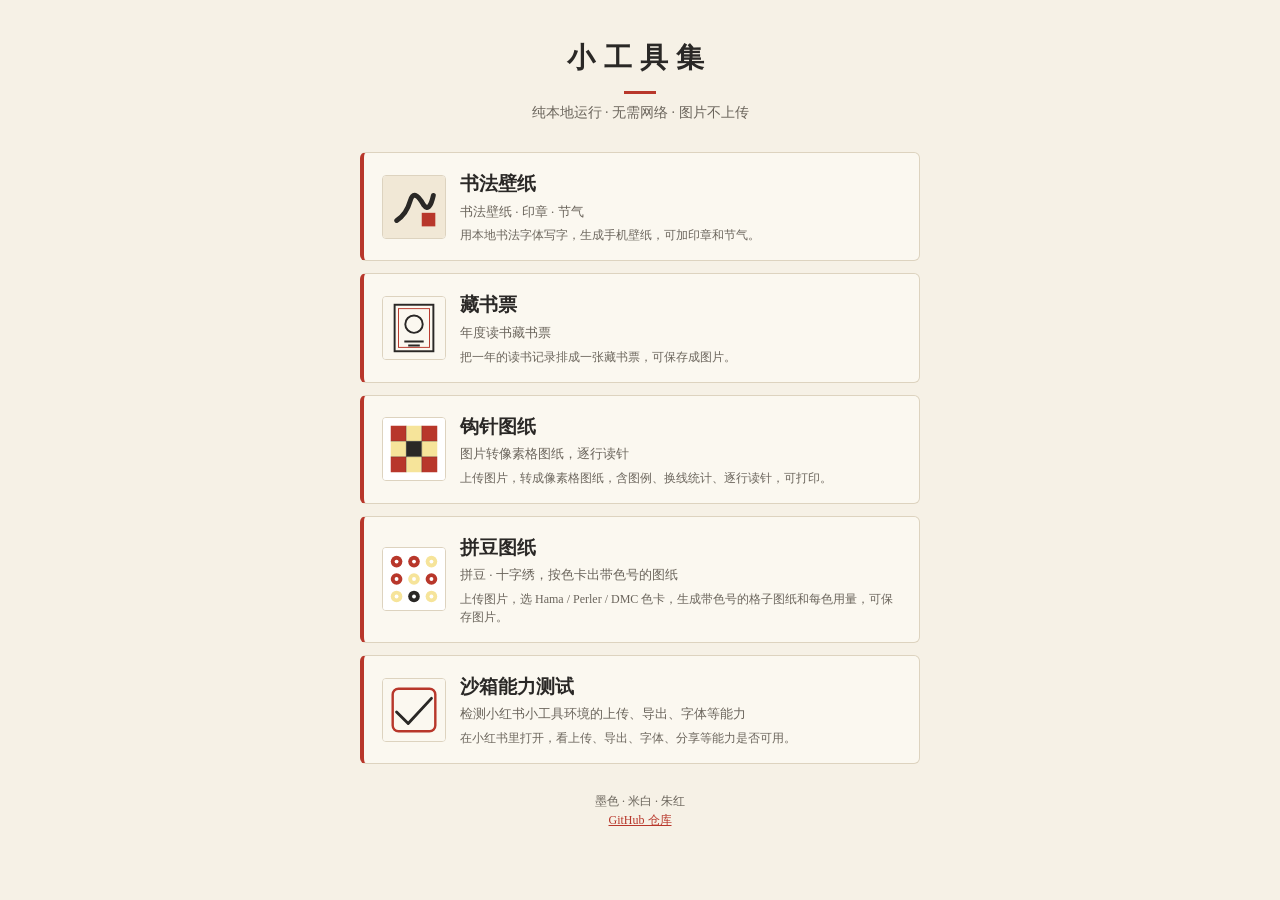
<file: index.html>
<!doctype html>
<html lang="zh-CN">
<head>
<meta charset="utf-8">
<meta name="viewport" content="width=device-width,initial-scale=1,viewport-fit=cover">
<title>小美的小工具</title>
<meta name="description" content="小美的小工具集：书法壁纸、年度藏书票、钩针图纸、拼豆/十字绣图纸、沙箱能力测试。纯本地运行，无需网络，图片不上传。">
<meta name="theme-color" content="#f6f1e6">
<meta property="og:title" content="小美的小工具">
<meta property="og:description" content="书法壁纸、藏书票、钩针图纸、拼豆图纸等纯本地小工具，图片不上传。">
<meta property="og:type" content="website">
<link rel="icon" href="[data-uri]">
<style>
:root{--paper:#f6f1e6;--card:#fbf8f0;--ink:#2a2826;--ink2:#6b655c;--line:#ddd3bf;--red:#b8372b}
*{box-sizing:border-box}
body{margin:0;background:var(--paper);color:var(--ink);font-family:"Songti SC","STSong","Noto Serif CJK SC","Noto Serif SC",serif;line-height:1.6;padding:0 16px 40px}
header{text-align:center;padding:36px 0 12px}
h1{margin:0;font-size:28px;letter-spacing:.3em;font-weight:600}
h1::after{content:"";display:block;width:32px;height:3px;background:var(--red);margin:10px auto 0}
p.sub{color:var(--ink2);font-size:14px;margin:8px 0 0}
main{max-width:560px;margin:16px auto 0;display:grid;gap:12px}
a.card{display:flex;gap:14px;align-items:center;text-decoration:none;color:inherit;background:var(--card);border:1px solid var(--line);border-radius:6px;padding:16px 18px;border-left:4px solid var(--red)}
a.card:active{background:#f1e8d6}
.t{font-size:19px;font-weight:600}
.d{font-size:13px;color:var(--ink2);margin-top:2px}
.u{font-size:12px;color:var(--ink2);margin-top:4px;line-height:1.5}
.th{flex:none;width:64px;height:64px;border:1px solid var(--line);border-radius:4px;background:#fff}
.tx{min-width:0}
footer a{color:var(--red)}
footer{text-align:center;color:var(--ink2);font-size:12px;margin-top:28px}
</style>
</head>
<body>
<header><h1>小工具集</h1><p class="sub">纯本地运行 · 无需网络 · 图片不上传</p></header>
<main>
  <a class="card" href="01-shufa-wallpaper/"><svg class="th" viewBox="0 0 64 64" aria-hidden="true"><rect width="64" height="64" fill="#f1e8d6"/><path d="M14 46q10-6 14-20t14 4q6 8 10-10" fill="none" stroke="#2a2826" stroke-width="5" stroke-linecap="round"/><rect x="40" y="38" width="14" height="14" fill="#b8372b"/></svg><div class="tx"><div class="t">书法壁纸</div><div class="d">书法壁纸 · 印章 · 节气</div><div class="u">用本地书法字体写字，生成手机壁纸，可加印章和节气。</div></div></a>
  <a class="card" href="02-bookplate/"><svg class="th" viewBox="0 0 64 64" aria-hidden="true"><rect width="64" height="64" fill="#fbf8f0"/><rect x="12" y="8" width="40" height="48" fill="none" stroke="#2a2826" stroke-width="2"/><rect x="16" y="12" width="32" height="40" fill="none" stroke="#b8372b" stroke-width="1"/><circle cx="32" cy="28" r="9" fill="none" stroke="#2a2826" stroke-width="2"/><path d="M22 46h20M26 50h12" stroke="#2a2826" stroke-width="2"/></svg><div class="tx"><div class="t">藏书票</div><div class="d">年度读书藏书票</div><div class="u">把一年的读书记录排成一张藏书票，可保存成图片。</div></div></a>
  <a class="card" href="03-crochet-chart/"><svg class="th" viewBox="0 0 64 64" aria-hidden="true"><rect width="64" height="64" fill="#fff"/><g><rect x="8" y="8" width="16" height="16" fill="#b8372b"/><rect x="24" y="8" width="16" height="16" fill="#f6e49a"/><rect x="40" y="8" width="16" height="16" fill="#b8372b"/><rect x="8" y="24" width="16" height="16" fill="#f6e49a"/><rect x="24" y="24" width="16" height="16" fill="#2a2826"/><rect x="40" y="24" width="16" height="16" fill="#f6e49a"/><rect x="8" y="40" width="16" height="16" fill="#b8372b"/><rect x="24" y="40" width="16" height="16" fill="#f6e49a"/><rect x="40" y="40" width="16" height="16" fill="#b8372b"/></g><path d="M8 24h48M8 40h48M24 8v48M40 8v48" stroke="#0004"/></svg><div class="tx"><div class="t">钩针图纸</div><div class="d">图片转像素格图纸，逐行读针</div><div class="u">上传图片，转成像素格图纸，含图例、换线统计、逐行读针，可打印。</div></div></a>
  <a class="card" href="04-bead-chart/"><svg class="th" viewBox="0 0 64 64" aria-hidden="true"><rect width="64" height="64" fill="#fff"/><g fill="#b8372b"><circle cx="14" cy="14" r="6"/><circle cx="32" cy="14" r="6"/><circle cx="14" cy="32" r="6"/><circle cx="50" cy="32" r="6"/></g><g fill="#f6e49a"><circle cx="50" cy="14" r="6"/><circle cx="32" cy="32" r="6"/><circle cx="14" cy="50" r="6"/><circle cx="50" cy="50" r="6"/></g><circle cx="32" cy="50" r="6" fill="#2a2826"/><g fill="#fff"><circle cx="14" cy="14" r="2"/><circle cx="32" cy="14" r="2"/><circle cx="50" cy="14" r="2"/><circle cx="14" cy="32" r="2"/><circle cx="32" cy="32" r="2"/><circle cx="50" cy="32" r="2"/><circle cx="14" cy="50" r="2"/><circle cx="32" cy="50" r="2"/><circle cx="50" cy="50" r="2"/></g></svg><div class="tx"><div class="t">拼豆图纸</div><div class="d">拼豆 · 十字绣，按色卡出带色号的图纸</div><div class="u">上传图片，选 Hama / Perler / DMC 色卡，生成带色号的格子图纸和每色用量，可保存图片。</div></div></a>
  <a class="card" href="00-sandbox-test/"><svg class="th" viewBox="0 0 64 64" aria-hidden="true"><rect width="64" height="64" fill="#fbf8f0"/><g fill="none" stroke="#2a2826" stroke-width="3" stroke-linecap="round" stroke-linejoin="round"><path d="M14 34l12 12 24-26"/></g><rect x="10" y="10" width="44" height="44" rx="6" fill="none" stroke="#b8372b" stroke-width="2.5"/></svg><div class="tx"><div class="t">沙箱能力测试</div><div class="d">检测小红书小工具环境的上传、导出、字体等能力</div><div class="u">在小红书里打开，看上传、导出、字体、分享等能力是否可用。</div></div></a>
</main>
<footer>墨色 · 米白 · 朱红<br><a href="https://github.com/sher-shen/xiaomei-tools" rel="noopener">GitHub 仓库</a></footer>
</body>
</html>
</file>
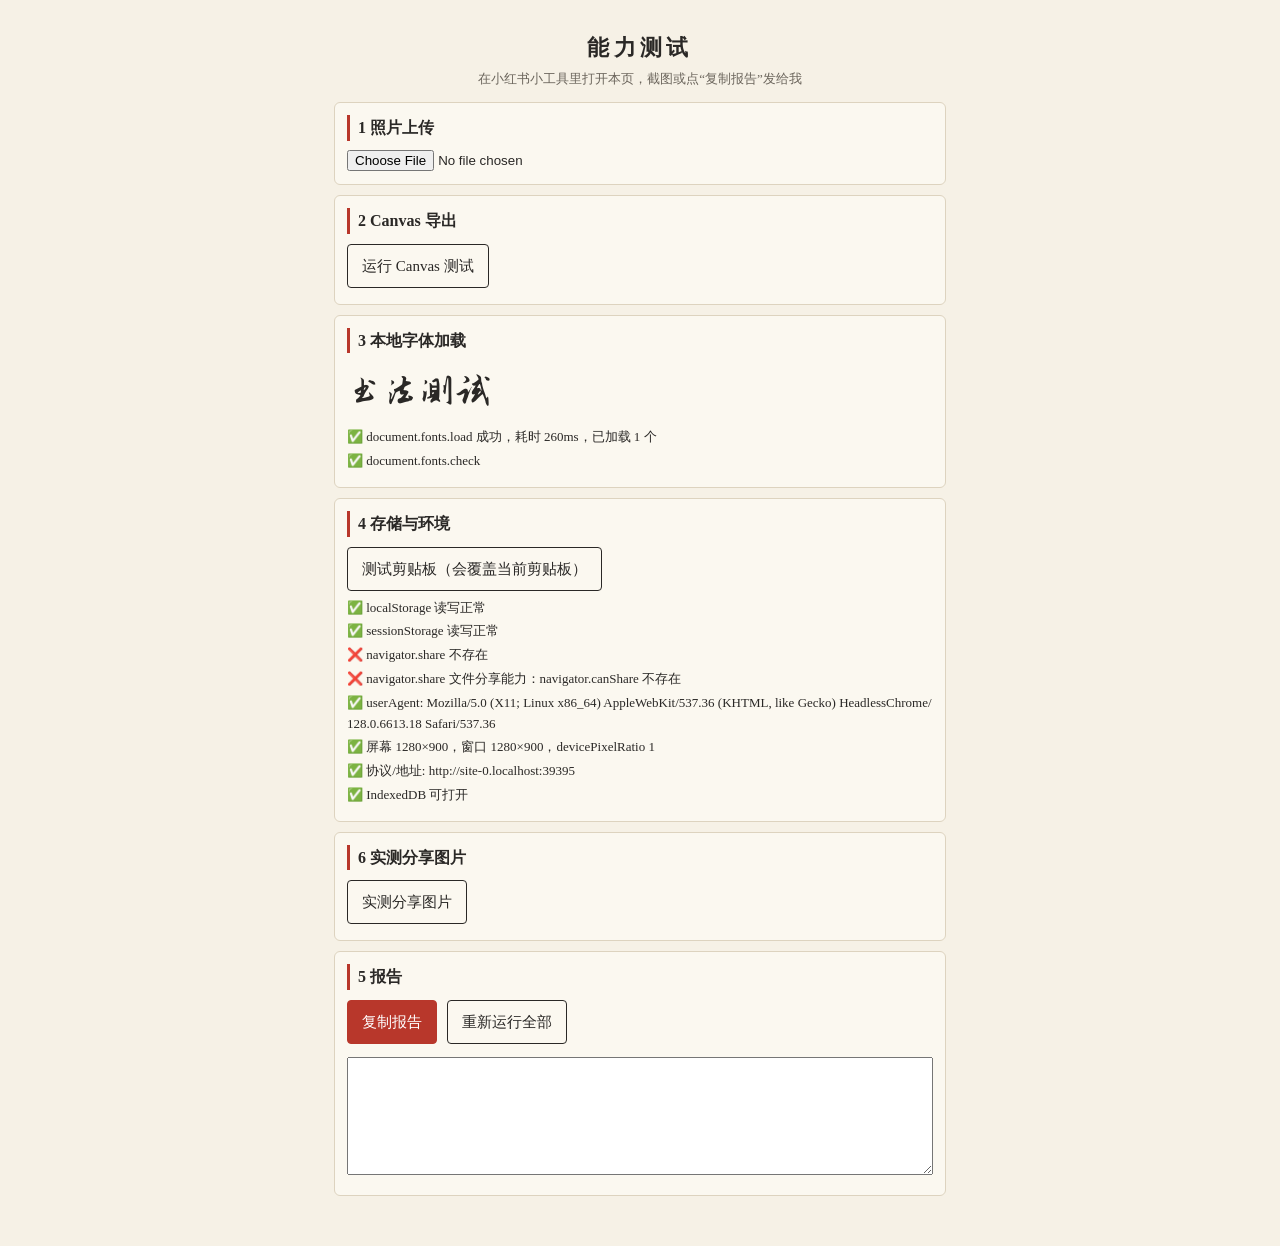
<file: 00-sandbox-test/index.html>
<!doctype html>
<html lang="zh-CN">
<head>
<meta charset="utf-8">
<meta name="viewport" content="width=device-width,initial-scale=1,viewport-fit=cover">
<title>小红书小工具能力测试</title>
<link rel="icon" href="[data-uri]">
<style>
@font-face{font-family:"XMTest";src:url("fonts/test.woff2") format("woff2");font-display:block}
:root{--paper:#f6f1e6;--card:#fbf8f0;--ink:#2a2826;--ink2:#6b655c;--line:#ddd3bf;--red:#b8372b}
*{box-sizing:border-box}
body{margin:0;background:var(--paper);color:var(--ink);font-family:"Songti SC","Noto Serif SC",serif;line-height:1.6;padding:14px 14px 40px;max-width:640px;margin:0 auto}
h1{font-size:22px;text-align:center;letter-spacing:.2em;margin:16px 0 4px}
.sub{text-align:center;color:var(--ink2);font-size:13px;margin:0 0 12px}
.card{background:var(--card);border:1px solid var(--line);border-radius:6px;padding:12px;margin:10px 0}
h2{font-size:16px;margin:0 0 6px;border-left:3px solid var(--red);padding-left:8px}
.res{font-size:13px;margin:3px 0;word-break:break-all}
.btn{font:inherit;font-size:15px;border:1px solid var(--ink);background:transparent;color:var(--ink);padding:8px 14px;border-radius:4px;min-height:44px;margin:4px 6px 4px 0}
.btn.primary{background:var(--red);border-color:var(--red);color:#fff}
img.th{max-width:140px;max-height:140px;border:1px solid var(--line);display:block;margin:6px 0}
#fontdemo{font-family:"XMTest",serif;font-size:40px;margin:4px 0}
.ov{position:fixed;inset:0;background:#1b1a18;z-index:9;display:flex;flex-direction:column}
.ov[hidden]{display:none}
.ov .bar{color:#f6f1e6;padding:10px 14px;display:flex;justify-content:space-between;align-items:center;font-size:14px}
.ov .bar button{color:#f6f1e6;border-color:#f6f1e6;margin:0}
.ov .body{flex:1;overflow:auto;text-align:center}
.ov img{max-width:100%;background:#fff}
.sr{position:absolute;width:1px;height:1px;overflow:hidden;clip:rect(0 0 0 0);white-space:nowrap}
.btn:focus-visible,input:focus-visible,textarea:focus-visible{outline:2px solid var(--red);outline-offset:2px}
.btn:disabled{opacity:.5}
</style>
</head>
<body>
<h1>能力测试</h1>
<p class="sub">在小红书小工具里打开本页，截图或点“复制报告”发给我</p>

<div class="card" id="t1"><h2>1 照片上传</h2>
  <label for="f" class="sr">选择一张照片</label>
  <input type="file" id="f" accept="image/*">
  <div id="r1"></div></div>

<div class="card" id="t2"><h2>2 Canvas 导出</h2>
  <button class="btn" id="b2">运行 Canvas 测试</button>
  <div id="r2"></div></div>

<div class="card" id="t3"><h2>3 本地字体加载</h2>
  <div id="fontdemo">书法测试</div>
  <div id="r3"></div></div>

<div class="card" id="t4"><h2>4 存储与环境</h2>
  <button class="btn" id="bclip">测试剪贴板（会覆盖当前剪贴板）</button>
  <div id="r4"></div></div>

<div class="card" id="t6"><h2>6 实测分享图片</h2>
  <button class="btn" id="bshare">实测分享图片</button>
  <div id="r6"></div></div>

<div class="card"><h2>5 报告</h2>
  <button class="btn primary" id="copy">复制报告</button>
  <button class="btn" id="rerun">重新运行全部</button>
  <div id="r5" class="res"></div>
  <label for="rep" class="sr">测试报告文本</label>
  <textarea id="rep" rows="8" style="width:100%;font-size:12px;margin-top:6px" readonly></textarea></div>

<div class="ov" id="ov" role="dialog" aria-modal="true" aria-label="保存图片测试" hidden><div class="bar"><span>长按图片，选择“保存图片”</span><button class="btn" id="cl">关闭</button></div><div class="body"><img id="oi" alt="测试图"></div></div>

<script>
(function () {
  'use strict';
  var R = {};   // key -> [{ok,text}]
  var $ = function (i) { return document.getElementById(i); };
  function add(group, ok, text) {
    (R[group] = R[group] || []).push({ ok: ok, text: text });
    var d = document.createElement('div');
    d.className = 'res'; d.textContent = (ok ? '✅ ' : '❌ ') + text;
    $(group).appendChild(d);
  }
  function reset(group) { R[group] = []; $(group).innerHTML = ''; }
  function err(e) { return (e && (e.name ? e.name + ': ' : '') + (e.message || e)) || String(e); }

  // 1 照片上传
  $('f').addEventListener('change', function (e) {
    reset('r1');
    var f = e.target.files && e.target.files[0];
    if (!f) { add('r1', false, '未选择文件'); return; }
    add('r1', true, '读取到文件 ' + (f.name || '?') + '，' + f.type + '，' + f.size + ' 字节');
    var url;
    try { url = URL.createObjectURL(f); } catch (x) { add('r1', false, 'createObjectURL 失败 ' + err(x)); return; }
    var img = new Image();
    img.className = 'th';
    img.onload = function () {
      add('r1', true, '图片解码成功，尺寸 ' + img.naturalWidth + '×' + img.naturalHeight);
      $('r1').appendChild(img);
    };
    img.onerror = function () { add('r1', false, '图片解码失败'); };
    img.src = url;
  });

  // 2 Canvas 导出
  function makeCanvas() {
    var c = document.createElement('canvas'); c.width = 300; c.height = 200;
    var g = c.getContext('2d');
    g.fillStyle = '#f6f1e6'; g.fillRect(0, 0, 300, 200);
    g.fillStyle = '#b8372b'; g.fillRect(20, 20, 80, 80);
    g.fillStyle = '#2a2826'; g.font = '28px serif'; g.fillText('能力测试', 120, 110);
    return c;
  }
  function runCanvas() {
    reset('r2');
    var c;
    try { c = makeCanvas(); add('r2', true, 'Canvas 2D 绘制成功'); } catch (e) { add('r2', false, 'Canvas 绘制失败 ' + err(e)); return; }
    try {
      var du = c.toDataURL('image/png');
      add('r2', du.indexOf('data:image/png') === 0, 'toDataURL ' + (du.length) + ' 字符');
    } catch (e) { add('r2', false, 'toDataURL 异常 ' + err(e)); }
    try {
      c.toBlob(function (b) {
        if (!b) { add('r2', false, 'toBlob 返回 null'); return; }
        add('r2', true, 'toBlob 成功，' + b.size + ' 字节');
        try {
          var url = URL.createObjectURL(b), a = document.createElement('a');
          a.href = url; a.download = 'sandbox-test.png';
          document.body.appendChild(a); a.click(); document.body.removeChild(a);
          setTimeout(function () { URL.revokeObjectURL(url); }, 10000);
          add('r2', true, '<a download> 点击未抛异常（是否真的保存了文件请你手动确认）');
        } catch (e) { add('r2', false, '<a download> 抛异常 ' + err(e)); }
        try {
          openOv(b);
          add('r2', true, '已打开全屏 <img>：请长按图片，看有没有“保存图片”（需你手动确认）');
        } catch (e) { add('r2', false, '全屏 img 失败 ' + err(e)); }
      }, 'image/png');
    } catch (e) { add('r2', false, 'toBlob 异常 ' + err(e)); }
  }
  $('b2').addEventListener('click', runCanvas);
  var ovFrom = null, ovUrl = '';
function openOv(blob) {
  if (ovUrl) URL.revokeObjectURL(ovUrl);
  ovUrl = URL.createObjectURL(blob); $('oi').src = ovUrl;
  ovFrom = document.activeElement; $('ov').hidden = false; $('cl').focus();
}
function closeOv() {
  if ($('ov').hidden) return;
  $('ov').hidden = true; $('oi').removeAttribute('src');
  if (ovUrl) { URL.revokeObjectURL(ovUrl); ovUrl = ''; }
  if (ovFrom && ovFrom.focus) ovFrom.focus();
}
$('cl').addEventListener('click', closeOv);
document.addEventListener('keydown', function (e) {
  if (e.key === 'Escape') closeOv();
  else if (e.key === 'Tab' && !$('ov').hidden) { e.preventDefault(); $('cl').focus(); }
});

  // 3 字体
  function runFont() {
    reset('r3');
    if (!document.fonts || !document.fonts.load) { add('r3', false, '不支持 document.fonts.load'); return; }
    var t0 = Date.now();
    document.fonts.load('40px "XMTest"', '书法测试').then(function (list) {
      var ms = Date.now() - t0;
      var ok = list && list.length > 0;
      add('r3', ok, 'document.fonts.load ' + (ok ? '成功' : '返回空') + '，耗时 ' + ms + 'ms，已加载 ' + (list ? list.length : 0) + ' 个');
      try { add('r3', document.fonts.check('40px "XMTest"', '书法测试'), 'document.fonts.check'); } catch (e) { add('r3', false, 'check 异常 ' + err(e)); }
    }).catch(function (e) { add('r3', false, '字体加载失败 ' + err(e)); });
  }

  // 4 存储与环境
  function runEnv() {
    reset('r4');
    ['localStorage', 'sessionStorage'].forEach(function (n) {
      try {
        var s = window[n]; s.setItem('xm_t', '1');
        var v = s.getItem('xm_t'); s.removeItem('xm_t');
        add('r4', v === '1', n + ' 读写' + (v === '1' ? '正常' : '失败'));
      } catch (e) { add('r4', false, n + ' 不可用 ' + err(e)); }
    });
    try {
      if (!window.indexedDB) { add('r4', false, 'indexedDB 不存在'); }
      else {
        var q = indexedDB.open('xm_test', 1);
        q.onupgradeneeded = function () { q.result.createObjectStore('s'); };
        q.onsuccess = function () { add('r4', true, 'IndexedDB 可打开'); try { q.result.close(); indexedDB.deleteDatabase('xm_test'); } catch (e) {} };
        q.onerror = function () { add('r4', false, 'IndexedDB 打开失败 ' + err(q.error)); };
        q.onblocked = function () { add('r4', false, 'IndexedDB 被阻塞'); };
      }
    } catch (e) { add('r4', false, 'IndexedDB 异常 ' + err(e)); }
    add('r4', typeof navigator.share === 'function', 'navigator.share ' + (typeof navigator.share === 'function' ? '存在' : '不存在'));
    try {
      var tf = new File([new Blob(['x'], { type: 'image/png' })], 'test.png', { type: 'image/png' });
      if (typeof navigator.canShare !== 'function') add('r4', false, 'navigator.share 文件分享能力：navigator.canShare 不存在');
      else add('r4', navigator.canShare({ files: [tf] }), 'navigator.share 文件分享能力（canShare files）' + (navigator.canShare({ files: [tf] }) ? '支持' : '不支持'));
    } catch (e) { add('r4', false, 'navigator.share 文件分享能力检测异常 ' + err(e)); }
    add('r4', true, 'userAgent: ' + navigator.userAgent);
    add('r4', true, '屏幕 ' + screen.width + '×' + screen.height + '，窗口 ' + innerWidth + '×' + innerHeight + '，devicePixelRatio ' + devicePixelRatio);
    add('r4', true, '协议/地址: ' + location.protocol + '//' + (location.host || '(空)'));
  }

  // 剪贴板：仅点按钮才测
  $('bclip').addEventListener('click', function () {
    if (navigator.clipboard && navigator.clipboard.writeText) {
      navigator.clipboard.writeText('xm-test').then(function () { add('r4', true, '剪贴板写入成功'); },
        function (e) { add('r4', false, '剪贴板写入被拒 ' + err(e)); });
    } else { add('r4', false, 'navigator.clipboard.writeText 不存在'); }
  });

  // 6 实测分享图片
  $('bshare').addEventListener('click', function () {
    var btn = $('bshare');
    reset('r6');
    if (typeof navigator.share !== 'function') { add('r6', false, 'navigator.share 不存在'); return; }
    btn.disabled = true;
    makeCanvas().toBlob(function (b) {
      if (!b) { btn.disabled = false; add('r6', false, 'toBlob 返回 null'); return; }
      var file, t0 = Date.now(), tm, done = false;
      function end(ok, text) {
        if (done) return; done = true; clearTimeout(tm); btn.disabled = false;
        add('r6', ok, text + '（耗时 ' + (Date.now() - t0) + 'ms）');
      }
      try { file = new File([b], 'share-test.png', { type: 'image/png' }); } catch (e) { end(false, '构造 File 失败 ' + err(e)); return; }
      tm = setTimeout(function () { end(false, '8 秒未返回（超时）'); }, 8000);
      try {
        navigator.share({ files: [file], title: '分享测试' }).then(function () { end(true, '分享成功'); },
          function (e) { if (e && e.name === 'AbortError') end(true, '用户取消（AbortError）'); else end(false, '分享报错 ' + err(e)); });
      } catch (e) { end(false, '分享同步抛异常 ' + err(e)); }
    }, 'image/png');
  });

  // 5 报告
  var names = { r1: '1 照片上传', r2: '2 Canvas 导出', r3: '3 本地字体', r4: '4 存储与环境', r6: '6 实测分享图片' };
  function report() {
    var L = ['小红书小工具能力测试报告  ' + new Date().toLocaleString()];
    ['r1', 'r2', 'r3', 'r4', 'r6'].forEach(function (k) {
      L.push('', '【' + names[k] + '】');
      if (!(R[k] && R[k].length)) L.push('（尚无结果）');
      (R[k] || []).forEach(function (x) { L.push((x.ok ? '✅ ' : '❌ ') + x.text); });
    });
    return L.join('\n');
  }
  $('copy').addEventListener('click', function () {
    var t = report(); $('rep').value = t;
    function fallback(why) {
      try {
        $('rep').focus(); $('rep').select();
        var ok = document.execCommand && document.execCommand('copy');
        $('r5').textContent = ok ? '✅ 已复制（execCommand）' : '❌ 自动复制失败（' + why + '），请长按下方文本框手动复制';
      } catch (e) { $('r5').textContent = '❌ 自动复制失败（' + err(e) + '），请长按下方文本框手动复制'; }
    }
    if (navigator.clipboard && navigator.clipboard.writeText) {
      navigator.clipboard.writeText(t).then(function () { $('r5').textContent = '✅ 已复制报告到剪贴板'; }, function (e) { fallback(err(e)); });
    } else fallback('无 clipboard API');
  });
  function runAll() { runFont(); runEnv(); }
  $('rerun').addEventListener('click', function () { runAll(); $('rep').value = ''; $('r5').textContent = ''; });
  runAll();
})();
</script>
</body>
</html>
</file>
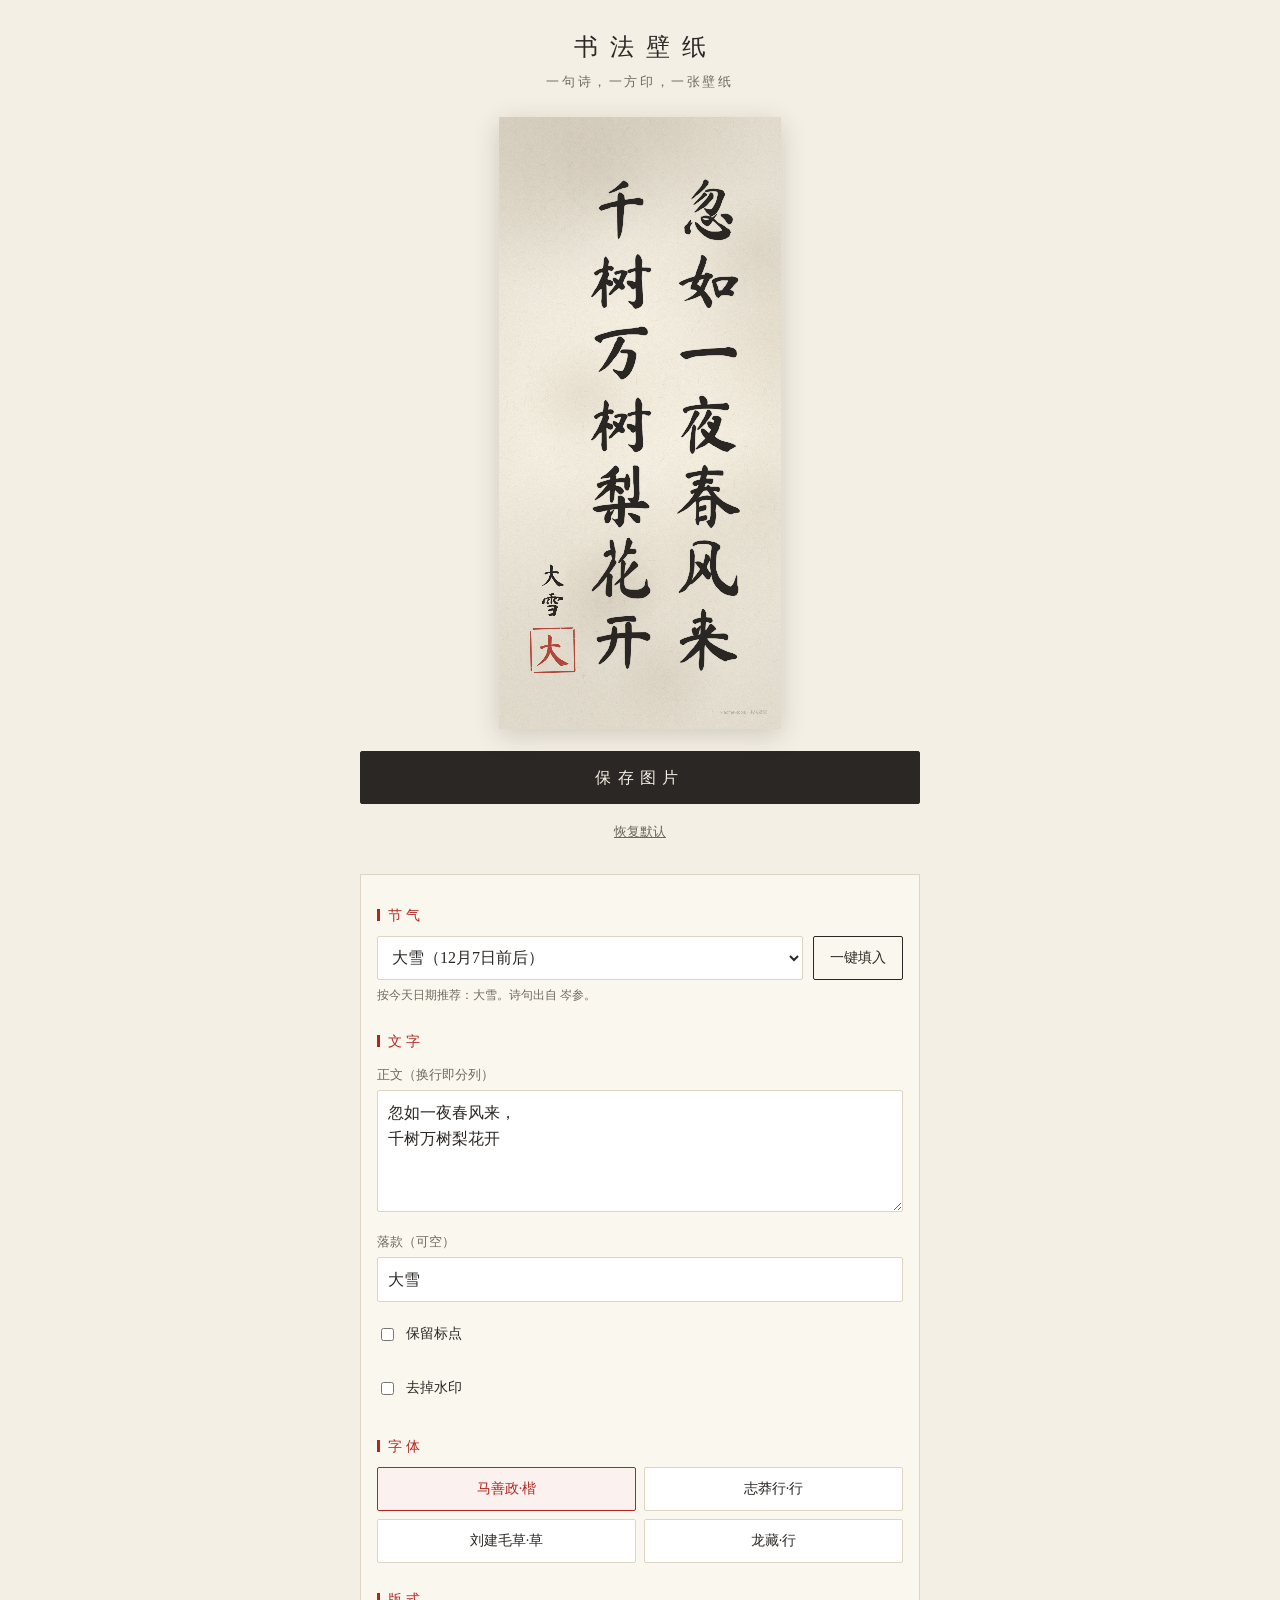
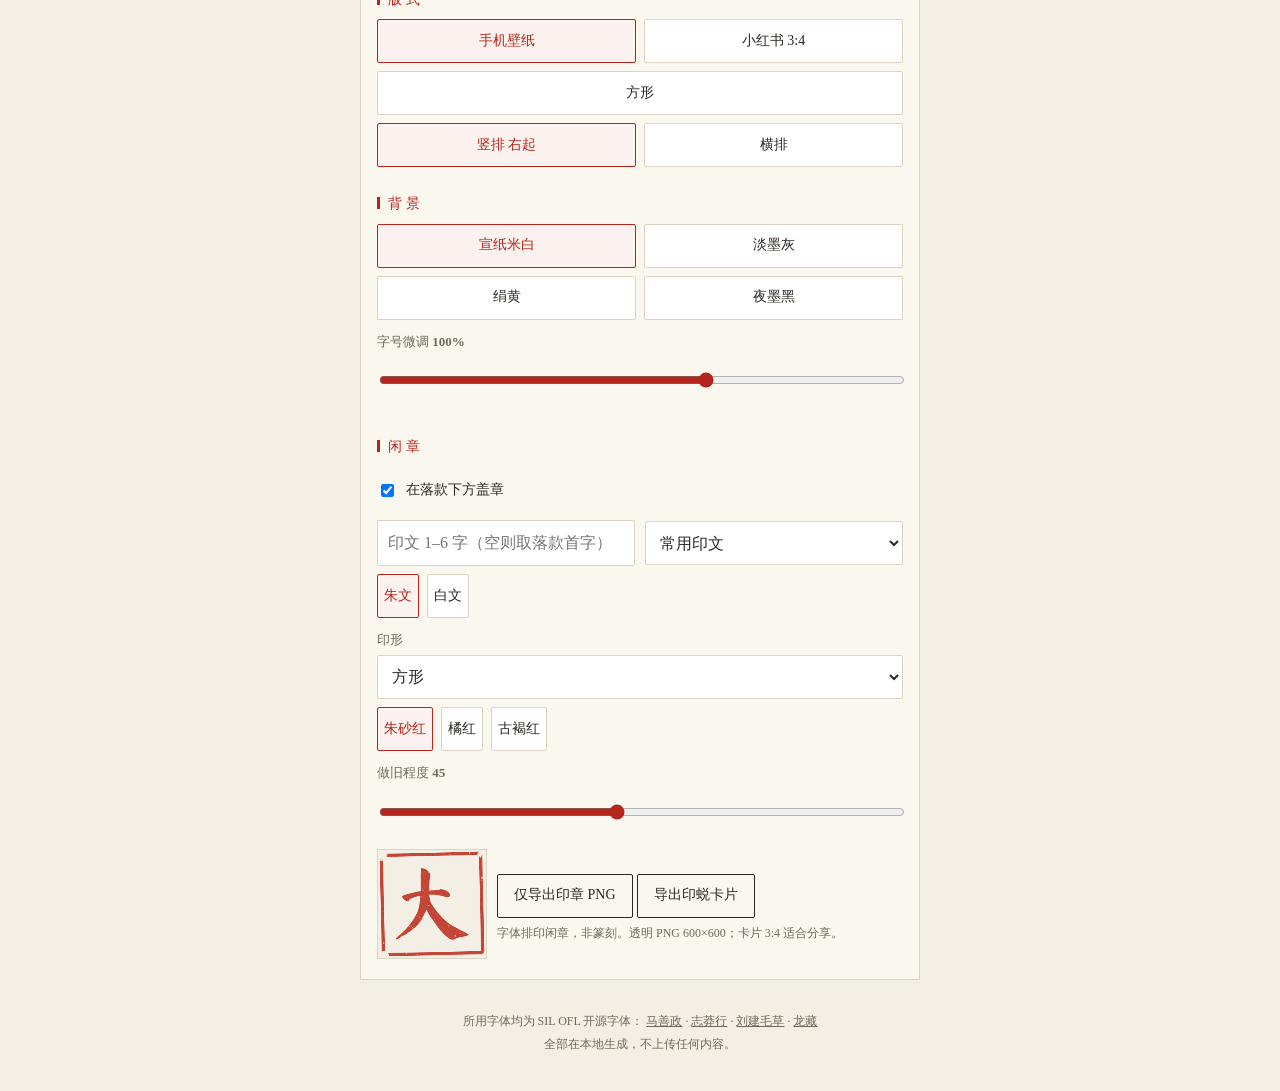
<file: 01-shufa-wallpaper/index.html>
<!doctype html>
<html lang="zh-CN">
<head>
<meta charset="utf-8">
<meta name="viewport" content="width=device-width,initial-scale=1,viewport-fit=cover">
<title>书法壁纸生成器</title>
<meta name="description" content="一句诗，一方印，一张壁纸。输入文字，选毛笔字体与闲章，在本地生成书法壁纸与印蜕卡片，不上传任何内容。">
<meta name="theme-color" content="#f4efe6">
<meta property="og:type" content="website">
<meta property="og:title" content="书法壁纸生成器">
<meta property="og:description" content="一句诗，一方印，一张壁纸。毛笔字体 + 闲章 + 节气，纯本地生成。">
<link rel="icon" href="[data-uri]">
<link rel="stylesheet" href="style.css">
</head>
<body>
<header class="top">
  <h1>书法壁纸</h1>
  <p class="sub">一句诗，一方印，一张壁纸</p>
</header>

<main>
  <!-- 预览 -->
  <section class="preview-wrap">
    <div class="cvbox"><canvas id="cv" role="img" aria-label="壁纸预览"></canvas><div id="fontLoading" class="loading" role="status" hidden>字体加载中…</div></div>
    <p id="warn" class="warn" role="status" hidden></p>
    <div class="actions">
      <button id="btnSave" class="primary" type="button">保存图片</button>
      <button id="btnReset" class="link" type="button">恢复默认</button>
    </div>
  </section>

  <!-- 控件 -->
  <section class="panel">
    <h2>节气</h2>
    <div class="row">
      <label class="sr" for="term">选择节气</label>
      <select id="term"></select>
      <button id="btnTerm" type="button">一键填入</button>
    </div>
    <p id="termHint" class="hint"></p>

    <h2>文字</h2>
    <label class="lab" for="text">正文（换行即分列）</label>
    <textarea id="text" rows="4" maxlength="600" placeholder="输入一句话或一首诗"></textarea>
    <label class="lab" for="sig">落款（可空）</label>
    <input id="sig" type="text" placeholder="如：小美 · 寒露" maxlength="16">
    <label class="check"><input id="keepPunc" type="checkbox"> 保留标点</label>
    <label class="check"><input id="noMark" type="checkbox"> 去掉水印</label>

    <h2>字体</h2>
    <div class="seg" id="segFont" role="group" aria-label="字体">
      <label><input type="radio" name="font" value="MaShanZheng" checked><span>马善政·楷</span></label>
      <label><input type="radio" name="font" value="ZhiMangXing"><span>志莽行·行</span></label>
      <label><input type="radio" name="font" value="LiuJianMaoCao"><span>刘建毛草·草</span></label>
      <label><input type="radio" name="font" value="LongCang"><span>龙藏·行</span></label>
    </div>

    <h2>版式</h2>
    <div class="seg" id="segSize" role="group" aria-label="尺寸">
      <label><input type="radio" name="size" value="1170x2532" checked><span>手机壁纸</span></label>
      <label><input type="radio" name="size" value="1242x1656"><span>小红书 3:4</span></label>
      <label><input type="radio" name="size" value="1080x1080"><span>方形</span></label>
    </div>
    <div class="seg" id="segLayout" role="group" aria-label="排版">
      <label><input type="radio" name="layout" value="v" checked><span>竖排 右起</span></label>
      <label><input type="radio" name="layout" value="h"><span>横排</span></label>
    </div>

    <h2>背景</h2>
    <div class="seg" id="segBg" role="group" aria-label="背景">
      <label><input type="radio" name="bg" value="xuan" checked><span>宣纸米白</span></label>
      <label><input type="radio" name="bg" value="ink"><span>淡墨灰</span></label>
      <label><input type="radio" name="bg" value="juan"><span>绢黄</span></label>
      <label><input type="radio" name="bg" value="night"><span>夜墨黑</span></label>
    </div>

    <label class="lab" for="scale">字号微调 <b id="scaleVal">100%</b></label>
    <input id="scale" type="range" min="50" max="130" value="100">

    <h2>闲章</h2>
    <label class="check"><input id="sealOn" type="checkbox" checked> 在落款下方盖章</label>
    <div class="row">
      <label class="sr" for="sealText">印文</label>
      <input id="sealText" type="text" maxlength="6" placeholder="印文 1–6 字（空则取落款首字）">
      <label class="sr" for="sealPreset">常用印文</label>
      <select id="sealPreset"><option value="">常用印文</option></select>
    </div>
    <div class="seg mini" id="segSeal" role="group" aria-label="印章样式">
      <label><input type="radio" name="seal" value="zhu" checked><span>朱文</span></label>
      <label><input type="radio" name="seal" value="bai"><span>白文</span></label>
    </div>
    <label class="lab" for="sealShape">印形</label>
    <select id="sealShape">
      <option value="square">方形</option><option value="strip">竖长条</option><option value="circle">圆形</option>
      <option value="ellipse">椭圆</option><option value="gourd">葫芦形</option><option value="stone">随形</option>
    </select>
    <div class="seg mini" id="segColor" role="group" aria-label="印泥颜色">
      <label><input type="radio" name="sealColor" value="cinnabar" checked><span>朱砂红</span></label>
      <label><input type="radio" name="sealColor" value="orange"><span>橘红</span></label>
      <label><input type="radio" name="sealColor" value="brown"><span>古褐红</span></label>
    </div>
    <label class="lab" for="aging">做旧程度 <b id="agingVal">45</b></label>
    <input id="aging" type="range" min="0" max="100" value="45">
    <div class="row">
      <canvas id="sealPrev" width="240" height="240" role="img" aria-label="印章预览"></canvas>
      <div>
        <button id="btnSeal" type="button">仅导出印章 PNG</button>
        <button id="btnCard" type="button" style="margin-top:8px">导出印蜕卡片</button>
        <p class="hint">字体排印闲章，非篆刻。透明 PNG 600×600；卡片 3:4 适合分享。</p>
      </div>
    </div>
  </section>
</main>

<footer>
  <p>所用字体均为 SIL OFL 开源字体：
    <a href="fonts/mashanzheng-OFL.txt">马善政</a> ·
    <a href="fonts/zhimangxing-OFL.txt">志莽行</a> ·
    <a href="fonts/liujianmaocao-OFL.txt">刘建毛草</a> ·
    <a href="fonts/longcang-OFL.txt">龙藏</a>
  </p>
  <p>全部在本地生成，不上传任何内容。</p>
</footer>

<!-- 保存层：长按图片保存 -->
<div id="overlay" class="overlay" role="dialog" aria-modal="true" aria-label="保存图片" hidden>
  <p class="tip">长按图片保存</p>
  <img id="outImg" alt="生成的图片">
  <button id="btnClose" type="button">关闭</button>
</div>

<script src="charset.js"></script>
<script src="core.js"></script>
<script src="app.js"></script>
</body>
</html>
</file>
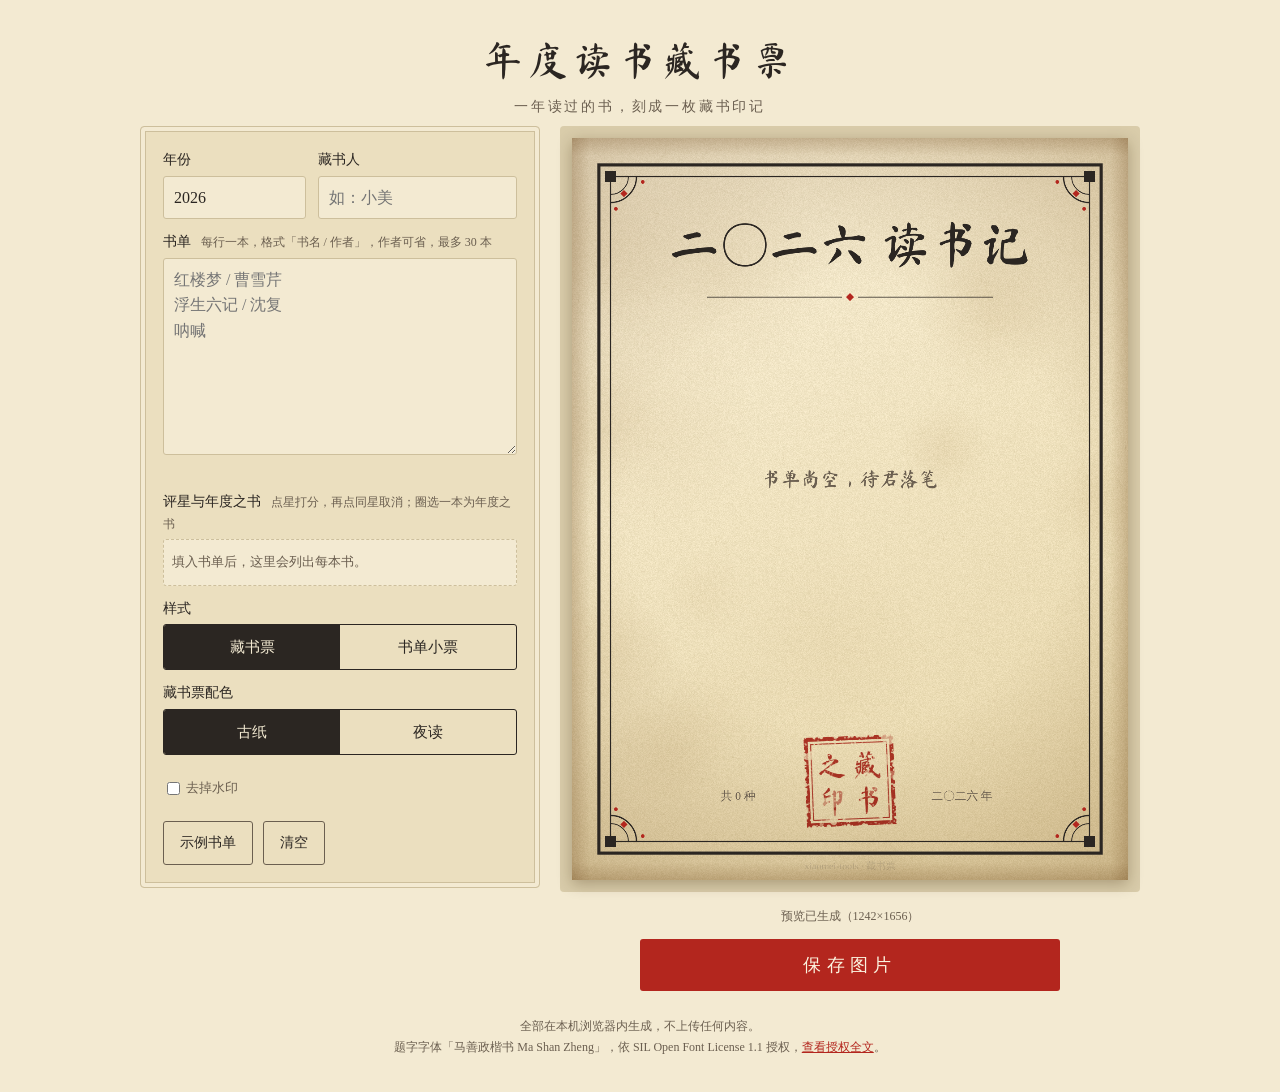
<file: 02-bookplate/index.html>
<!doctype html>
<html lang="zh-CN">
<head>
<meta charset="utf-8">
<meta name="viewport" content="width=device-width, initial-scale=1, viewport-fit=cover">
<title>年度读书藏书票</title>
<meta name="description" content="输入年度书单，生成古籍风藏书票与书单小票，纯本地生成，不上传任何数据。">
<meta name="theme-color" content="#efe6d2">
<meta property="og:type" content="website">
<meta property="og:title" content="年度读书藏书票">
<meta property="og:description" content="一年读过的书，刻成一枚藏书印记。古籍风藏书票与书单小票，纯本地生成。">
<link rel="icon" type="image/svg+xml" href="[data-uri]">
<link rel="stylesheet" href="style.css">
</head>
<body>
<header class="top">
  <h1>年度读书藏书票</h1>
  <p class="sub">一年读过的书，刻成一枚藏书印记</p>
</header>

<main class="wrap">
  <section class="panel" aria-label="填写">
    <div class="row2">
      <label class="field" for="year">
        <span>年份</span>
        <input id="year" type="number" inputmode="numeric" min="1900" max="2200">
      </label>
      <label class="field" for="owner">
        <span>藏书人</span>
        <input id="owner" type="text" maxlength="12" placeholder="如：小美" autocomplete="off">
      </label>
    </div>

    <label class="field" for="list">
      <span>书单 <em>每行一本，格式「书名 / 作者」，作者可省，最多 30 本</em></span>
      <textarea id="list" rows="7" maxlength="8000" aria-describedby="count" spellcheck="false" placeholder="红楼梦 / 曹雪芹&#10;浮生六记 / 沈复&#10;呐喊"></textarea>
    </label>
    <div class="hint" id="count" aria-live="polite"></div>

    <div class="field" role="group" aria-labelledby="lb-books">
      <span id="lb-books">评星与年度之书 <em>点星打分，再点同星取消；圈选一本为年度之书</em></span>
      <div id="books" class="books"><p class="empty">填入书单后，这里会列出每本书。</p></div>
    </div>

    <div class="field" role="group" aria-labelledby="lb-tpl">
      <span id="lb-tpl">样式</span>
      <div class="seg">
        <button type="button" id="tab-plate" class="on" data-tpl="plate" aria-pressed="true">藏书票</button>
        <button type="button" id="tab-receipt" data-tpl="receipt" aria-pressed="false">书单小票</button>
      </div>
    </div>
    <div class="field" id="color-row" role="group" aria-labelledby="lb-color">
      <span id="lb-color">藏书票配色</span>
      <div class="seg">
        <button type="button" id="th-paper" class="on" data-theme="paper" aria-pressed="true">古纸</button>
        <button type="button" id="th-night" data-theme="night" aria-pressed="false">夜读</button>
      </div>
    </div>

    <label class="best wm" for="nowm"><input type="checkbox" id="nowm">去掉水印</label>

    <div class="actions">
      <button type="button" id="demo" class="ghost">示例书单</button>
      <button type="button" id="clear" class="ghost">清空</button>
    </div>
  </section>

  <section class="stage" aria-label="预览">
    <div class="canvas-box"><canvas id="cv" width="1242" height="1656" role="img" aria-label="预览"></canvas></div>
    <p class="status" id="status" role="status" aria-live="polite">正在备纸研墨……</p>
    <button type="button" id="save" class="primary">保存图片</button>
  </section>
</main>

<footer class="foot">
  <p>全部在本机浏览器内生成，不上传任何内容。</p>
  <p>题字字体「马善政楷书 Ma Shan Zheng」，依 SIL Open Font License 1.1 授权，<a href="fonts/mashanzheng-OFL.txt">查看授权全文</a>。</p>
</footer>

<div id="overlay" class="overlay" hidden role="dialog" aria-modal="true" aria-label="长按图片保存">
  <div class="ov-bar"><span>长按图片保存</span><button type="button" id="ov-close">关闭</button></div>
  <div class="ov-body"><img id="ov-img" alt="生成的图片，长按保存"></div>
</div>

<script src="rating-core.js"></script>
<script src="app.js"></script>
</body>
</html>
</file>
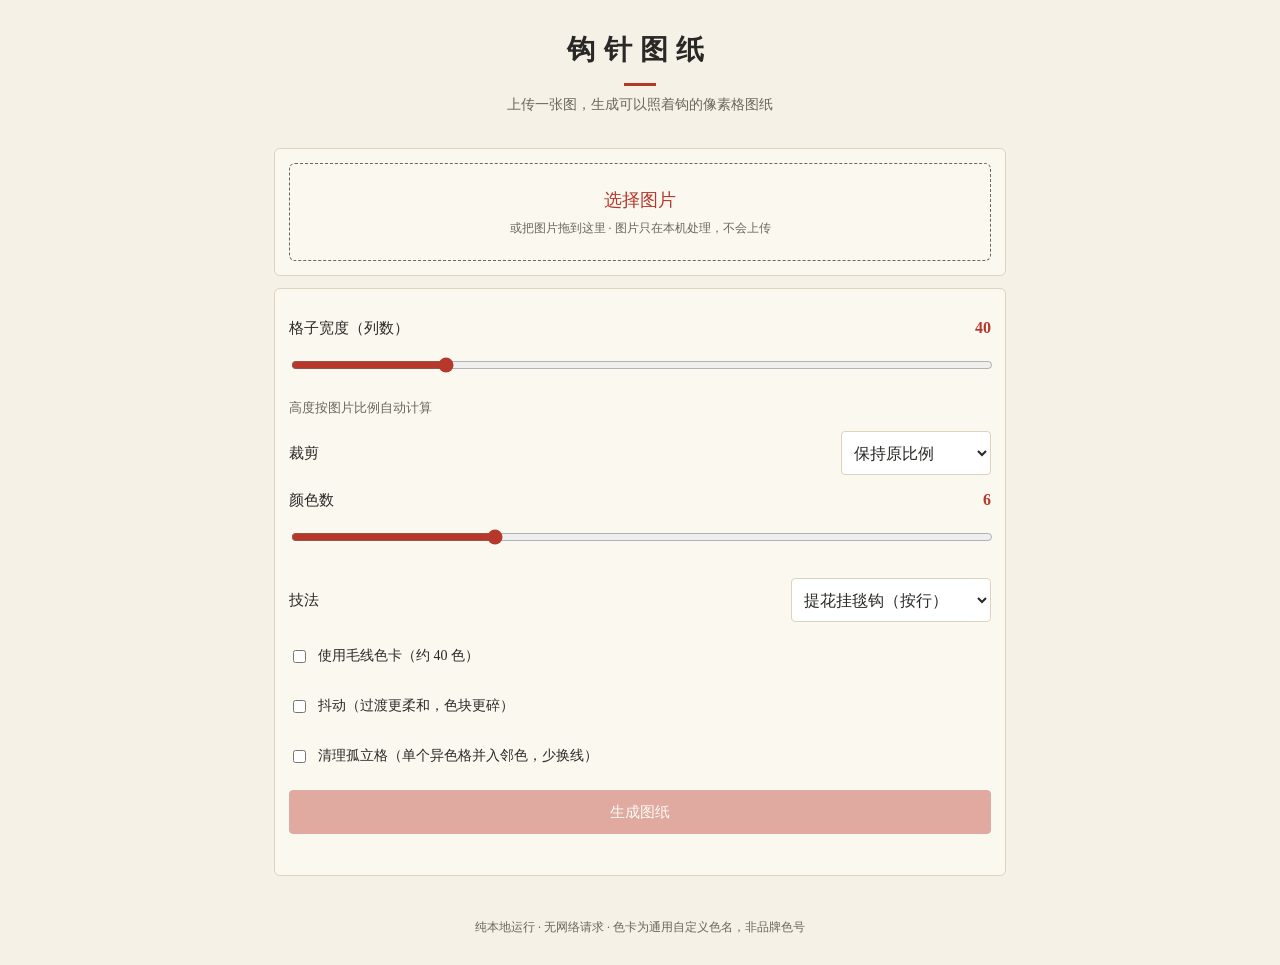
<file: 03-crochet-chart/index.html>
<!doctype html>
<html lang="zh-CN">
<head>
<meta charset="utf-8">
<meta name="viewport" content="width=device-width,initial-scale=1,viewport-fit=cover">
<title>钩针图纸生成器</title>
<meta name="description" content="上传一张图片，生成可照着钩的像素格钩针图纸，含颜色图例、换线统计与逐行读针文字。纯本地运行，图片不上传。">
<meta name="theme-color" content="#f6f1e6">
<meta property="og:title" content="钩针图纸生成器">
<meta property="og:description" content="图片转像素格钩针图纸，逐行读针，纯本地运行。">
<meta property="og:type" content="website">
<link rel="icon" href="[data-uri]">
<link rel="stylesheet" href="style.css">
</head>
<body>
<header class="top noprint">
  <h1>钩针图纸</h1>
  <p class="sub">上传一张图，生成可以照着钩的像素格图纸</p>
</header>

<main>
  <section class="card noprint" id="drop">
    <label class="pick" for="file">
      <span class="pick-main">选择图片</span>
      <span class="pick-sub">或把图片拖到这里 · 图片只在本机处理，不会上传</span>
    </label>
    <input type="file" id="file" accept="image/*">
    <div class="muted" id="resumeHint" hidden></div>
    <div class="srcrow" id="srcrow" hidden>
      <img id="thumb" class="thumb" alt="原图缩略图">
      <div id="srcinfo" class="muted"></div>
    </div>
  </section>

  <section class="card noprint" id="params">
    <div class="row">
      <label for="cols">格子宽度（列数）</label>
      <output id="colsOut" for="cols">40</output>
    </div>
    <input type="range" id="cols" min="10" max="150" value="40">
    <div class="muted" id="sizeInfo">高度按图片比例自动计算</div>

    <div class="row">
      <label for="crop">裁剪</label>
      <select id="crop">
        <option value="orig">保持原比例</option>
        <option value="square">居中裁成正方形</option>
      </select>
    </div>

    <div class="row">
      <label for="ncolors">颜色数</label>
      <output id="ncolorsOut" for="ncolors">6</output>
    </div>
    <input type="range" id="ncolors" min="2" max="16" value="6">

    <div class="row">
      <label for="tech">技法</label>
      <select id="tech">
        <option value="tapestry">提花挂毯钩（按行）</option>
        <option value="c2c">C2C 斜钩（按对角线）</option>
      </select>
    </div>

    <div class="checks">
      <label><input type="checkbox" id="yarn"> 使用毛线色卡（约 40 色）</label>
      <label><input type="checkbox" id="dither"> 抖动（过渡更柔和，色块更碎）</label>
      <label><input type="checkbox" id="clean"> 清理孤立格（单个异色格并入邻色，少换线）</label>
    </div>
    <button id="gen" class="btn primary" disabled>生成图纸</button>
    <div id="status" class="muted" role="status"></div>
  </section>

  <div id="result" hidden>
    <section class="card" id="chartCard">
      <h2>图纸</h2>
      <div class="toolbar noprint">
        <label class="chk"><input type="checkbox" id="showSym"> 显示符号</label>
        <button class="btn small" id="zoomOut">缩小</button>
        <button class="btn small" id="zoomFit">适应宽度</button>
        <button class="btn small" id="zoomIn">放大</button>
      </div>
      <div class="chart-wrap" id="chartWrap"><canvas id="chart" role="img" aria-label="钩针图纸"></canvas></div>
      <div class="muted noprint">第 1 行在最下方；粗线每 10 格一条；编号从左、从下数起。</div>
      <div class="toolbar noprint">
        <button class="btn" id="savePng">保存图纸 PNG</button>
        <button class="btn" id="saveTxt">导出逐行文字 .txt</button>
        <button class="btn" id="printBtn">打印图纸</button>
      </div>
      <div id="saveHint" class="muted noprint"></div>
    </section>

    <section class="card" id="legendCard">
      <h2>颜色图例与估算</h2>
      <div id="est" class="muted"></div>
      <div id="chg" class="muted changes"></div>
      <ul id="legend" class="legend"></ul>
    </section>

    <section class="card" id="rowsCard">
      <h2 id="readTitle">逐行读针</h2>
      <div id="readNote" class="muted"></div>
      <div class="stepper noprint">
        <button class="btn" id="prev">上一行</button>
        <div id="cur" class="cur" aria-live="polite"></div>
        <button class="btn primary" id="next">下一行</button>
      </div>
      <ol id="rows" class="rows"></ol>
    </section>
  </div>
</main>

<div id="overlay" class="overlay" role="dialog" aria-modal="true" aria-label="长按保存图纸" hidden>
  <div class="overlay-bar"><span>长按图片，选择“保存图片”</span><button class="btn small" id="closeOv">关闭</button></div>
  <div class="overlay-body"><img id="ovImg" alt="钩针图纸"></div>
</div>

<footer class="noprint">纯本地运行 · 无网络请求 · 色卡为通用自定义色名，非品牌色号</footer>

<script src="chart-core.js"></script>
<script src="app.js"></script>
</body>
</html>
</file>
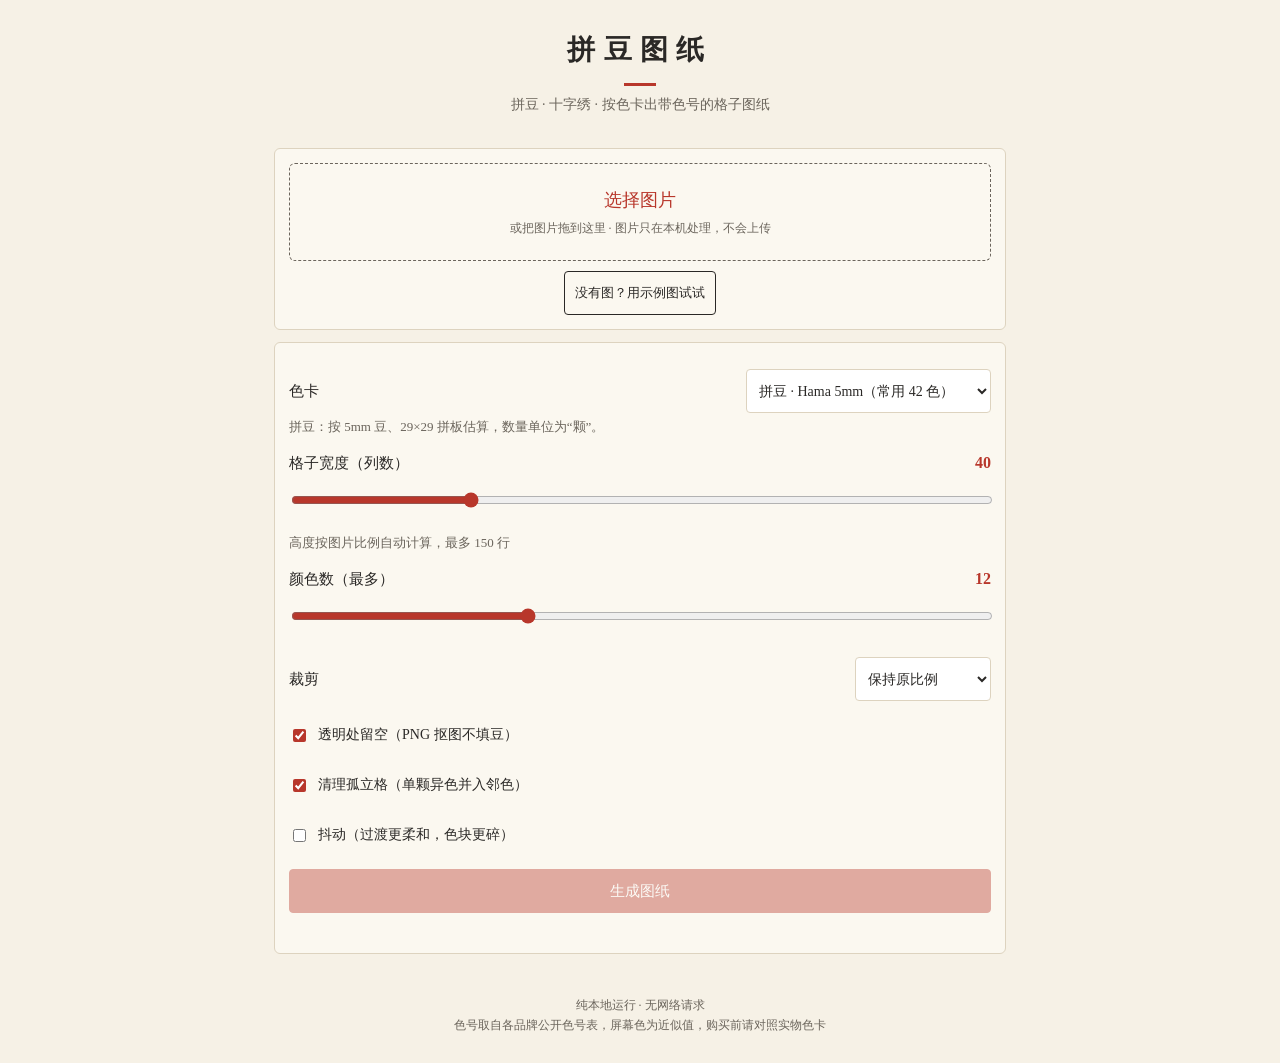
<file: 04-bead-chart/index.html>
<!doctype html>
<html lang="zh-CN">
<head>
<meta charset="utf-8">
<meta name="viewport" content="width=device-width,initial-scale=1,viewport-fit=cover">
<title>拼豆 / 十字绣图纸</title>
<meta name="description" content="上传一张图片，按拼豆或 DMC 十字绣色卡生成带色号的格子图纸，统计每种颜色用量，可导出含图例的 PNG。纯本地运行，图片不上传。">
<meta name="theme-color" content="#f6f1e6">
<meta property="og:title" content="拼豆 / 十字绣图纸">
<meta property="og:description" content="图片转拼豆、十字绣图纸，带色号与用量统计，纯本地运行。">
<meta property="og:type" content="website">
<link rel="icon" href="[data-uri]">
<link rel="stylesheet" href="style.css">
</head>
<body>
<header class="top">
  <h1>拼豆图纸</h1>
  <p class="sub">拼豆 · 十字绣 · 按色卡出带色号的格子图纸</p>
</header>

<main>
  <section class="card" id="drop">
    <label class="pick" for="file">
      <input type="file" id="file" accept="image/*">
      <span class="pick-main">选择图片</span>
      <span class="pick-sub">或把图片拖到这里 · 图片只在本机处理，不会上传</span>
    </label>
    <button class="btn small demo" id="demo">没有图？用示例图试试</button>
    <div class="srcrow" id="srcrow" hidden>
      <img id="thumb" class="thumb" alt="原图缩略图">
      <div id="srcinfo" class="muted" role="status"></div>
    </div>
  </section>

  <section class="card" id="params">
    <div class="row">
      <label for="card">色卡</label>
      <select id="card"></select>
    </div>
    <div class="muted" id="cardInfo"></div>

    <div class="row">
      <label for="cols">格子宽度（列数）</label>
      <output id="colsOut">40</output>
    </div>
    <input type="range" id="cols" min="20" max="100" value="40">
    <div class="muted" id="sizeInfo">高度按图片比例自动计算，最多 150 行</div>

    <div class="row">
      <label for="ncolors">颜色数（最多）</label>
      <output id="ncolorsOut">12</output>
    </div>
    <input type="range" id="ncolors" min="2" max="32" value="12">

    <div class="row">
      <label for="crop">裁剪</label>
      <select id="crop">
        <option value="orig">保持原比例</option>
        <option value="square">居中裁成正方形</option>
      </select>
    </div>

    <div class="checks">
      <label><input type="checkbox" id="transparent" checked> 透明处留空（PNG 抠图不填豆）</label>
      <label><input type="checkbox" id="clean" checked> 清理孤立格（单颗异色并入邻色）</label>
      <label><input type="checkbox" id="dither"> 抖动（过渡更柔和，色块更碎）</label>
    </div>
    <button id="gen" class="btn primary" disabled>生成图纸</button>
    <div id="status" class="muted" role="status"></div>
  </section>

  <div id="result" hidden>
    <section class="card" id="chartCard">
      <h2>图纸</h2>
      <div class="seg" role="radiogroup" aria-label="格内显示">
        <label><input type="radio" name="mode" value="code" checked><span>色号</span></label>
        <label><input type="radio" name="mode" value="sym"><span>符号</span></label>
        <label><input type="radio" name="mode" value="none"><span>纯色块</span></label>
      </div>
      <div class="toolbar">
        <button class="btn small" id="zoomOut">缩小</button>
        <button class="btn small" id="zoomFit">适应宽度</button>
        <button class="btn small" id="zoomIn">放大</button>
        <span id="focusInfo" class="muted focus-info"></span>
      </div>
      <div class="chart-wrap" id="chartWrap" tabindex="0" role="region" aria-label="图纸（可滚动）"><canvas id="chart" role="img" aria-label="拼豆图纸"></canvas></div>
      <div class="muted">粗线每 10 格一条；点下方用量清单里的颜色可单独高亮，再点一次取消。</div>
      <div class="toolbar">
        <button class="btn primary grow" id="savePng">保存图纸 PNG（含图例）</button>
      </div>
      <div id="saveHint" class="muted"></div>
    </section>

    <section class="card" id="legendCard">
      <h2>用量清单</h2>
      <div id="est" class="muted est"></div>
      <ul id="legend" class="legend"></ul>
    </section>
  </div>
</main>

<div id="overlay" class="overlay" role="dialog" aria-modal="true" aria-label="长按保存图片" hidden>
  <div class="overlay-bar"><span>长按图片，选择“保存图片”</span><button class="btn small" id="closeOv">关闭</button></div>
  <div class="overlay-body"><img id="ovImg" alt="拼豆图纸"></div>
</div>

<footer>纯本地运行 · 无网络请求<br>色号取自各品牌公开色号表，屏幕色为近似值，购买前请对照实物色卡</footer>

<script src="palettes.js"></script>
<script src="bead-core.js"></script>
<script src="app.js"></script>
</body>
</html>
</file>
<file: 01-shufa-wallpaper/style.css>
/* 东方、安静：米白 / 墨色 / 朱红 */
@font-face{font-family:"MaShanZheng";src:url("fonts/MaShanZheng-Regular.woff2") format("woff2");font-display:swap}
@font-face{font-family:"ZhiMangXing";src:url("fonts/ZhiMangXing-Regular.woff2") format("woff2");font-display:swap}
@font-face{font-family:"LiuJianMaoCao";src:url("fonts/LiuJianMaoCao-Regular.woff2") format("woff2");font-display:swap}
@font-face{font-family:"LongCang";src:url("fonts/LongCang-Regular.woff2") format("woff2");font-display:swap}

:root{--paper:#f4efe4;--card:#faf7ef;--ink:#2b2724;--mute:#6f685d;--line:#ddd5c4;--red:#b3261e}
*{box-sizing:border-box}
html{-webkit-text-size-adjust:100%}
body{margin:0;background:var(--paper);color:var(--ink);
  font-family:-apple-system,"PingFang SC","Hiragino Sans GB","Noto Serif SC","Songti SC",serif;
  line-height:1.6;padding:0 16px env(safe-area-inset-bottom)}
main,header,footer{max-width:560px;margin:0 auto}
.top{text-align:center;padding:28px 0 8px}
h1{font-size:24px;letter-spacing:.5em;margin:0 0 0 .5em;font-weight:500}
.sub{margin:6px 0 0;color:var(--mute);font-size:13px;letter-spacing:.2em}
h2{font-size:14px;font-weight:500;color:var(--red);margin:26px 0 8px;letter-spacing:.3em}
h2::before{content:"";display:inline-block;width:3px;height:12px;background:var(--red);margin-right:8px;vertical-align:-1px}

.preview-wrap{margin-top:16px;text-align:center}
#cv{max-width:100%;max-height:68vh;width:auto;height:auto;box-shadow:0 6px 24px rgba(40,30,20,.18);background:#fff}
.warn{color:var(--red);font-size:13px;text-align:left;margin:10px 0 0;background:#f6e4e0;padding:8px 12px;border-radius:4px}
.actions{margin-top:14px}
button{font:inherit;font-size:14px;padding:9px 16px;border:1px solid var(--ink);background:transparent;color:var(--ink);border-radius:2px;cursor:pointer}
button:active{opacity:.6}
button.primary{background:var(--ink);color:var(--paper);width:100%;padding:13px;font-size:16px;letter-spacing:.4em}

.panel{background:var(--card);border:1px solid var(--line);padding:4px 16px 20px;margin:20px 0}
.lab{display:block;font-size:13px;color:var(--mute);margin:12px 0 4px}
textarea,input[type=text],select{width:100%;font:inherit;font-size:16px;padding:9px 10px;border:1px solid var(--line);background:#fff;color:var(--ink);border-radius:2px}
textarea{resize:vertical}
.row{display:flex;gap:10px;align-items:center;margin-top:8px}
.row select,.row input[type=text]{flex:1;min-width:0}
.hint{font-size:12px;color:var(--mute);margin:6px 0 0}
.check{display:block;font-size:14px;margin:10px 0 0}
.check input{margin-right:6px}
input[type=range]{width:100%;accent-color:var(--red)}

/* 分段选择 */
.seg{display:flex;flex-wrap:wrap;gap:8px;margin-top:8px}
.seg label{flex:1 1 calc(50% - 8px);min-width:0;position:relative}
.seg.mini label{flex:0 0 auto}
.seg input{position:absolute;opacity:0;pointer-events:none}
.seg span{display:block;text-align:center;padding:9px 6px;border:1px solid var(--line);background:#fff;font-size:14px;border-radius:2px}
.seg input:checked+span{border-color:var(--red);color:var(--red);background:#fbf1ee}
.seg input:focus-visible+span{outline:2px solid var(--red)}

#sealPrev{width:110px;height:110px;background:var(--paper);border:1px solid var(--line);flex:none}

footer{text-align:center;font-size:12px;color:var(--mute);padding:8px 0 32px}
footer p{margin:4px 0}
footer a{color:var(--mute)}

/* 保存层 */
.overlay{position:fixed;inset:0;background:rgba(20,17,15,.94);z-index:10;display:flex;flex-direction:column;align-items:center;justify-content:center;padding:16px;gap:12px}
.overlay[hidden]{display:none}
.overlay img{max-width:100%;max-height:76vh;object-fit:contain;-webkit-touch-callout:default;-webkit-user-select:auto;user-select:auto}
.overlay .tip{color:#f4efe4;margin:0;letter-spacing:.3em}
.overlay button{color:#f4efe4;border-color:#f4efe4}

/* 补充：加载提示 / 焦点 / 辅助 */
.cvbox{position:relative;display:inline-block;max-width:100%}
.loading{position:absolute;inset:0;display:flex;align-items:center;justify-content:center;background:rgba(244,239,228,.72);color:var(--ink);letter-spacing:.3em;font-size:15px}
.loading[hidden]{display:none}
.sr{position:absolute;width:1px;height:1px;overflow:hidden;clip:rect(0 0 0 0);white-space:nowrap}
button:focus-visible,a:focus-visible,textarea:focus-visible,input:focus-visible,select:focus-visible{outline:2px solid var(--red);outline-offset:2px}
button:disabled{opacity:.45;cursor:default}
button.link{border:none;background:none;color:var(--mute);text-decoration:underline;font-size:13px;padding:10px 8px;margin-top:6px}
.warn.soft{color:var(--ink);background:#efe9da}
/* 触控目标 ≥44px */
button,select{min-height:44px}
input[type=range]{min-height:44px}
.seg label>span,.seg label>div{min-height:44px;display:flex;align-items:center;justify-content:center}
.row label:has(input[type=checkbox]),label:has(>input[type=checkbox]){min-height:44px;display:flex;align-items:center;gap:6px}
</file>
<file: 02-bookplate/style.css>
@font-face{
  font-family:"MaShan";
  src:url("fonts/MaShanZheng-Regular.woff2") format("woff2");
  font-display:swap;
}
:root{
  --paper:#f3ead2; --paper2:#ebdfbf; --ink:#2b2622; --ink2:#6b5f50; --red:#b3261e; --line:#cdbf9c;
}
*{box-sizing:border-box}
html{-webkit-text-size-adjust:100%}
body{
  margin:0; background:var(--paper); color:var(--ink);
  font-family:"Songti SC","STSong","Noto Serif SC",serif;
  line-height:1.6;
  padding:0 16px env(safe-area-inset-bottom);
}
.top{text-align:center;padding:28px 0 8px}
.top h1{font-family:"MaShan","Songti SC",serif;font-weight:400;font-size:40px;margin:0;letter-spacing:.12em}
.sub{margin:4px 0 0;color:var(--ink2);font-size:14px;letter-spacing:.2em}
.wrap{max-width:1000px;margin:0 auto;display:flex;flex-direction:column;gap:20px}
.panel{background:var(--paper2);border:1px solid var(--line);border-radius:4px;padding:16px;box-shadow:inset 0 0 0 4px var(--paper),inset 0 0 0 5px var(--line)}
.panel{padding:22px}
.row2{display:grid;grid-template-columns:1fr 1.4fr;gap:12px}
.field{display:block;margin-bottom:12px}
.field>span{display:block;font-size:14px;margin-bottom:4px;color:var(--ink)}
.field em{font-style:normal;color:var(--ink2);font-size:12px;margin-left:6px}
input,textarea{
  width:100%;font:inherit;font-size:16px;color:var(--ink);background:var(--paper);
  border:1px solid var(--line);border-radius:3px;padding:8px 10px;outline:none;
}
input:focus,textarea:focus{border-color:var(--red)}
button:focus-visible,input:focus-visible,textarea:focus-visible,a:focus-visible{outline:2px solid var(--red);outline-offset:2px}
.seg button.on:focus-visible{outline-color:var(--red);outline-offset:-4px}
button:disabled{opacity:.55;cursor:default}
[hidden]{display:none !important}
textarea{resize:vertical;min-height:130px}
.hint{font-size:12px;color:var(--ink2);margin:-6px 0 10px;min-height:1em}
.hint.warn{color:var(--red)}
.books{display:flex;flex-direction:column;gap:2px;max-height:300px;overflow:auto;border:1px dashed var(--line);border-radius:3px;padding:4px 8px;background:var(--paper)}
.books .empty{color:var(--ink2);font-size:13px;margin:8px 0}
.brow{display:flex;align-items:center;gap:8px;padding:5px 0;border-bottom:1px dotted var(--line)}
.brow:last-child{border-bottom:0}
.brow .t{flex:1;min-width:0;font-size:14px;overflow:hidden;text-overflow:ellipsis;white-space:nowrap}
.stars{display:flex}
.stars button{background:none;border:0;padding:4px 2px;font-size:20px;line-height:1;color:var(--red);cursor:pointer;min-width:28px;min-height:44px}
.best{display:flex;align-items:center;gap:3px;min-height:44px;font-size:12px;color:var(--ink2);cursor:pointer;white-space:nowrap}
.best.wm{margin:0 0 10px;font-size:13px}
.best input{width:auto;accent-color:var(--red)}
.seg{display:flex;border:1px solid var(--ink);border-radius:3px;overflow:hidden}
.seg button{flex:1;font:inherit;font-size:15px;padding:9px;border:0;background:transparent;color:var(--ink);cursor:pointer}
.seg button.on{background:var(--ink);color:var(--paper)}
.actions{display:flex;gap:10px}
button.ghost{font:inherit;font-size:14px;padding:8px 16px;background:transparent;border:1px solid var(--ink2);color:var(--ink);border-radius:3px;cursor:pointer}
button.primary{
  display:block;width:100%;max-width:420px;margin:12px auto 0;font:inherit;font-size:18px;letter-spacing:.3em;
  padding:12px;background:var(--red);color:#fbf3df;border:0;border-radius:3px;cursor:pointer;
}
button:active{opacity:.8}
.stage{text-align:center}
.canvas-box{background:#d9ccaa;padding:12px;border-radius:4px;display:inline-block;max-width:100%}
#cv{display:block;max-width:100%;height:auto;box-shadow:0 4px 14px rgba(60,40,10,.3);background:var(--paper)}
.status{font-size:12px;color:var(--ink2);margin:8px 0 0}
.foot{text-align:center;font-size:12px;color:var(--ink2);padding:24px 0 32px}
.foot p{margin:2px 0}
.foot a{color:var(--red)}
.overlay{position:fixed;inset:0;background:rgba(30,24,16,.94);z-index:50;display:flex;flex-direction:column}
.overlay[hidden]{display:none}
.ov-bar{display:flex;justify-content:space-between;align-items:center;padding:12px 16px;color:#f3ead2;font-size:16px;letter-spacing:.2em}
.ov-bar button:focus-visible{outline:2px solid #f3ead2;outline-offset:2px}
.ov-bar button{font:inherit;font-size:14px;padding:8px 16px;min-height:44px;background:transparent;border:1px solid #f3ead2;color:#f3ead2;border-radius:3px}
.ov-body{flex:1;overflow:auto;-webkit-overflow-scrolling:touch;padding:0 16px 24px;text-align:center}
.ov-body img{max-width:100%;height:auto;-webkit-touch-callout:default;-webkit-user-select:auto;user-select:auto}
@media (min-width:860px){
  .wrap{flex-direction:row;align-items:flex-start}
  .panel{flex:0 0 400px}
  .stage{flex:1;position:sticky;top:12px}
  #cv{max-height:calc(100vh - 150px);width:auto}
}
/* 触控目标 ≥44px */
button,select{min-height:44px}
</file>
<file: 03-crochet-chart/style.css>
:root{--paper:#f6f1e6;--card:#fbf8f0;--ink:#2a2826;--ink2:#6b655c;--line:#ddd3bf;--red:#b8372b;--red2:#9c2c22}
*{box-sizing:border-box}
html{-webkit-text-size-adjust:100%}
body{margin:0;background:var(--paper);color:var(--ink);
  font-family:"Songti SC","STSong","Noto Serif CJK SC","Noto Serif SC","SimSun",serif;line-height:1.6;
  padding:0 0 env(safe-area-inset-bottom)}
.top{text-align:center;padding:28px 16px 8px}
.top h1{margin:0;font-size:28px;letter-spacing:.3em;font-weight:600}
.top h1::after{content:"";display:block;width:32px;height:3px;background:var(--red);margin:10px auto 0}
.sub{margin:8px 0 0;color:var(--ink2);font-size:14px}
main{max-width:760px;margin:0 auto;padding:12px 14px 20px}
.card{background:var(--card);border:1px solid var(--line);border-radius:6px;padding:14px;margin:12px 0}
h2{margin:0 0 10px;font-size:17px;font-weight:600;border-left:3px solid var(--red);padding-left:8px}
.muted{color:var(--ink2);font-size:13px;margin:4px 0}
.pick{display:block;text-align:center;border:1.5px dashed var(--ink2);border-radius:6px;padding:22px 10px;cursor:pointer}
.pick-main{display:block;font-size:18px;color:var(--red)}
.pick-sub{display:block;font-size:12px;color:var(--ink2);margin-top:4px}
#file{position:absolute;opacity:0;width:1px;height:1px}
.pick:focus-within,#drop:has(#file:focus-visible) .pick{outline:2px solid var(--red);outline-offset:2px}
.drag .pick{background:#f1e3d6;border-color:var(--red)}
.row{display:flex;justify-content:space-between;align-items:center;margin-top:12px}
.row label{font-size:15px}
output{font-weight:600;color:var(--red)}
input[type=range]{width:100%;accent-color:var(--red)}
select{font:inherit;min-height:44px;padding:6px 8px;border:1px solid var(--line);background:#fff;color:var(--ink);border-radius:4px;max-width:70%}
.checks{margin:12px 0;display:flex;flex-direction:column;gap:6px;font-size:14px}
.checks input,.chk input{accent-color:var(--red);margin-right:6px}
.btn{font:inherit;font-size:15px;border:1px solid var(--ink);background:transparent;color:var(--ink);
  padding:9px 16px;border-radius:4px;cursor:pointer;min-height:44px}
.btn.primary{background:var(--red);border-color:var(--red);color:#fff}
.btn.primary:active{background:var(--red2)}
.btn:disabled{opacity:.4;cursor:not-allowed}
.btn.small{padding:4px 10px;font-size:13px;min-height:44px}
#gen{width:100%}
.toolbar{display:flex;flex-wrap:wrap;gap:8px;align-items:center;margin:8px 0}
.chk{font-size:14px;margin-right:auto}
.chart-wrap{overflow:auto;border:1px solid var(--line);background:#fff;max-height:70vh;-webkit-overflow-scrolling:touch}
#chart{display:block;width:100%;height:auto}
.legend{list-style:none;margin:8px 0 0;padding:0;display:grid;grid-template-columns:repeat(auto-fill,minmax(230px,1fr));gap:6px}
.legend li{display:flex;align-items:center;gap:8px;font-size:14px;border:1px solid var(--line);padding:5px 8px;background:#fff;border-radius:4px}
.sw{width:26px;height:26px;border:1px solid #0004;flex:none;display:flex;align-items:center;justify-content:center;font-size:13px;font-weight:700}
.legend .nm{flex:1}
.legend .ct{color:var(--ink2);font-size:12px;white-space:nowrap}
.stepper{display:flex;gap:8px;align-items:stretch;margin:10px 0;position:sticky;top:0;background:var(--card);padding:6px 0;z-index:2}
.stepper .btn{flex:none}
.cur{flex:1;font-size:14px;border:1px solid var(--red);background:#fff;padding:6px 8px;border-radius:4px;min-height:44px;display:flex;align-items:center;word-break:break-all}
.rows{margin:0;padding:0;list-style:none;max-height:50vh;overflow:auto;border:1px solid var(--line);background:#fff}
.rows li{padding:11px 10px;border-bottom:1px solid #eee6d6;font-size:14px;cursor:pointer;word-break:break-all}
.rows li.done{color:#7d7667}
.rows li:focus-visible,.btn:focus-visible,select:focus-visible,input:focus-visible{outline:2px solid var(--red);outline-offset:1px}
.rows li.on{background:#f3d9d3;border-left:4px solid var(--red);font-weight:600}
.overlay{position:fixed;inset:0;background:#1b1a18;z-index:99;display:flex;flex-direction:column}
.overlay[hidden]{display:none}
.overlay-bar{display:flex;justify-content:space-between;align-items:center;padding:10px 14px;color:#f6f1e6;font-size:14px}
.overlay-bar .btn{color:#f6f1e6;border-color:#f6f1e6}
.overlay-body{flex:1;overflow:auto;-webkit-overflow-scrolling:touch;text-align:center}
.overlay-body img{max-width:100%;height:auto;background:#fff;-webkit-touch-callout:default;-webkit-user-select:auto;user-select:auto}
footer{text-align:center;color:var(--ink2);font-size:12px;padding:10px 16px 28px}
[hidden]{display:none!important}
.srcrow{display:flex;gap:10px;align-items:center;margin-top:10px}
.thumb{width:72px;height:72px;object-fit:cover;border:1px solid var(--line);border-radius:4px;background:#fff;flex:none}
#status{min-height:1.4em}
.changes{margin-top:6px;color:var(--ink)}
@media print{
  @page{size:A4;margin:10mm}
  body{background:#fff;color:#000}
  .noprint,.overlay,footer,#drop,#params,.top,.stepper{display:none!important}
  main{max-width:none;padding:0}
  .card{border:0;padding:0;margin:0 0 6mm;background:#fff}
  h2{border-left:3px solid #000}
  .chart-wrap{overflow:visible;max-height:none;border:0}
  #chart{max-width:100%!important;height:auto!important;max-height:245mm;page-break-inside:avoid;break-inside:avoid}
  .legend{grid-template-columns:repeat(2,1fr)}
  .legend li{border-color:#000;break-inside:avoid}
  .sw{border-color:#000;background:#fff!important;color:#000!important}
  .rows{max-height:none;overflow:visible;border:0;columns:2;column-gap:8mm}
  .rows li{font-size:11px;border-bottom:1px dotted #888;break-inside:avoid;padding:2px 4px;background:none!important;color:#000!important;font-weight:400!important;border-left:0!important}
  #rowsCard,#legendCard{break-before:auto}
  #rowsCard{break-before:page}
}
/* 触控目标 ≥44px */
input[type=range]{min-height:44px}
label:has(>input[type=checkbox]){min-height:44px;display:flex;align-items:center;gap:6px}
</file>
<file: 04-bead-chart/style.css>
:root{--paper:#f6f1e6;--card:#fbf8f0;--ink:#2a2826;--ink2:#6b655c;--line:#ddd3bf;--red:#b8372b;--red2:#9c2c22}
*{box-sizing:border-box}
html{-webkit-text-size-adjust:100%}
body{margin:0;background:var(--paper);color:var(--ink);
  font-family:"Songti SC","STSong","Noto Serif CJK SC","Noto Serif SC","SimSun",serif;line-height:1.6;
  padding:0 0 env(safe-area-inset-bottom)}
.top{text-align:center;padding:28px 16px 8px}
.top h1{margin:0;font-size:28px;letter-spacing:.3em;font-weight:600}
.top h1::after{content:"";display:block;width:32px;height:3px;background:var(--red);margin:10px auto 0}
.sub{margin:8px 0 0;color:var(--ink2);font-size:14px}
main{max-width:760px;margin:0 auto;padding:12px 14px 20px}
.card{background:var(--card);border:1px solid var(--line);border-radius:6px;padding:14px;margin:12px 0}
h2{margin:0 0 10px;font-size:17px;font-weight:600;border-left:3px solid var(--red);padding-left:8px}
.muted{color:var(--ink2);font-size:13px;margin:4px 0}
.pick{position:relative;display:block;text-align:center;border:1.5px dashed var(--ink2);border-radius:6px;padding:22px 10px;cursor:pointer}
.pick-main{display:block;font-size:18px;color:var(--red)}
.pick-sub{display:block;font-size:12px;color:var(--ink2);margin-top:4px}
#file{position:absolute;opacity:0;width:1px;height:1px}
.drag .pick{background:#f1e3d6;border-color:var(--red)}
.demo{display:block;margin:10px auto 0}
.row{display:flex;justify-content:space-between;align-items:center;gap:10px;margin-top:12px}
.row label{font-size:15px;flex:none}
output{font-weight:600;color:var(--red)}
input[type=range]{width:100%;accent-color:var(--red)}
select{font:inherit;font-size:14px;min-height:44px;padding:6px 8px;border:1px solid var(--line);background:#fff;color:var(--ink);border-radius:4px;min-width:0;max-width:72%}
.checks{margin:12px 0;display:flex;flex-direction:column;gap:6px;font-size:14px}
.checks input{accent-color:var(--red);margin-right:6px}
.btn{font:inherit;font-size:15px;border:1px solid var(--ink);background:transparent;color:var(--ink);
  padding:9px 16px;border-radius:4px;cursor:pointer;min-height:44px}
.btn.primary{background:var(--red);border-color:var(--red);color:#fff}
.btn.primary:active{background:var(--red2)}
.btn:disabled{opacity:.4;cursor:not-allowed}
.btn.small{padding:4px 10px;font-size:13px;min-height:44px}
.btn.grow{flex:1}
#gen{width:100%}
.toolbar{display:flex;flex-wrap:wrap;gap:8px;align-items:center;margin:8px 0}
.focus-info{margin:0 0 0 auto}
.seg{display:flex;border:1px solid var(--ink);border-radius:4px;overflow:hidden;margin-bottom:4px}
.seg label{flex:1;text-align:center;cursor:pointer;border-left:1px solid var(--ink)}
.seg label:first-child{border-left:0}
.seg input{position:absolute;opacity:0;pointer-events:none}
.seg span{display:block;padding:12px 4px;font-size:14px}
.seg input:checked+span{background:var(--ink);color:var(--paper)}
.seg input:focus-visible+span{outline:2px solid var(--red);outline-offset:-3px}
.chart-wrap{overflow:auto;border:1px solid var(--line);background:#fff;max-height:70vh;-webkit-overflow-scrolling:touch}
#chart{display:block;width:100%;height:auto}
.est{color:var(--ink);font-size:14px}
.legend{list-style:none;margin:8px 0 0;padding:0;display:grid;grid-template-columns:repeat(auto-fill,minmax(220px,1fr));gap:6px}
.legend li{min-height:44px;display:flex;align-items:center;gap:8px;font-size:14px;border:1px solid var(--line);padding:5px 8px;background:#fff;border-radius:4px;cursor:pointer;min-width:0}
.legend li.on{border-color:var(--red);box-shadow:inset 3px 0 0 var(--red);background:#fbefe9}
.sw{width:28px;height:28px;border:1px solid #0004;flex:none;display:flex;align-items:center;justify-content:center;font:700 13px/1 sans-serif;border-radius:3px}
.legend .nm{flex:1;min-width:0;overflow:hidden;text-overflow:ellipsis;white-space:nowrap}
.legend .cd{font:600 13px/1.2 sans-serif}
.legend .ct{text-align:right;font-size:13px;white-space:nowrap;line-height:1.3}
.legend .ct small{display:block;color:var(--ink2);font-size:11px}
.overlay{position:fixed;inset:0;background:#1b1a18;z-index:99;display:flex;flex-direction:column}
.overlay[hidden]{display:none}
.overlay-bar{display:flex;justify-content:space-between;align-items:center;padding:10px 14px;color:#f6f1e6;font-size:14px}
.overlay-bar .btn{color:#f6f1e6;border-color:#f6f1e6}
.overlay-body{flex:1;overflow:auto;-webkit-overflow-scrolling:touch;text-align:center}
.overlay-body img{max-width:100%;height:auto;background:#fff;-webkit-touch-callout:default;-webkit-user-select:auto;user-select:auto}
footer{text-align:center;color:var(--ink2);font-size:12px;padding:10px 16px 28px}
[hidden]{display:none!important}
.srcrow{display:flex;gap:10px;align-items:center;margin-top:10px}
.thumb{width:72px;height:72px;object-fit:contain;border:1px solid var(--line);border-radius:4px;background:#fff;flex:none}
#srcinfo{word-break:break-all}
#status{min-height:1.4em}

.pick:focus-within{outline:2px solid var(--red);outline-offset:2px}
.btn:focus-visible,select:focus-visible,input[type=range]:focus-visible,.checks input:focus-visible,.legend li:focus-visible,.chart-wrap:focus-visible{outline:2px solid var(--red);outline-offset:2px}
.seg label{position:relative}
.legend li{-webkit-tap-highlight-color:transparent}
@media (prefers-reduced-motion:reduce){*{scroll-behavior:auto!important;transition:none!important;animation:none!important}}
/* 触控目标 ≥44px */
input[type=range]{min-height:44px}
label:has(>input[type=checkbox]){min-height:44px;display:flex;align-items:center;gap:6px}
</file>
